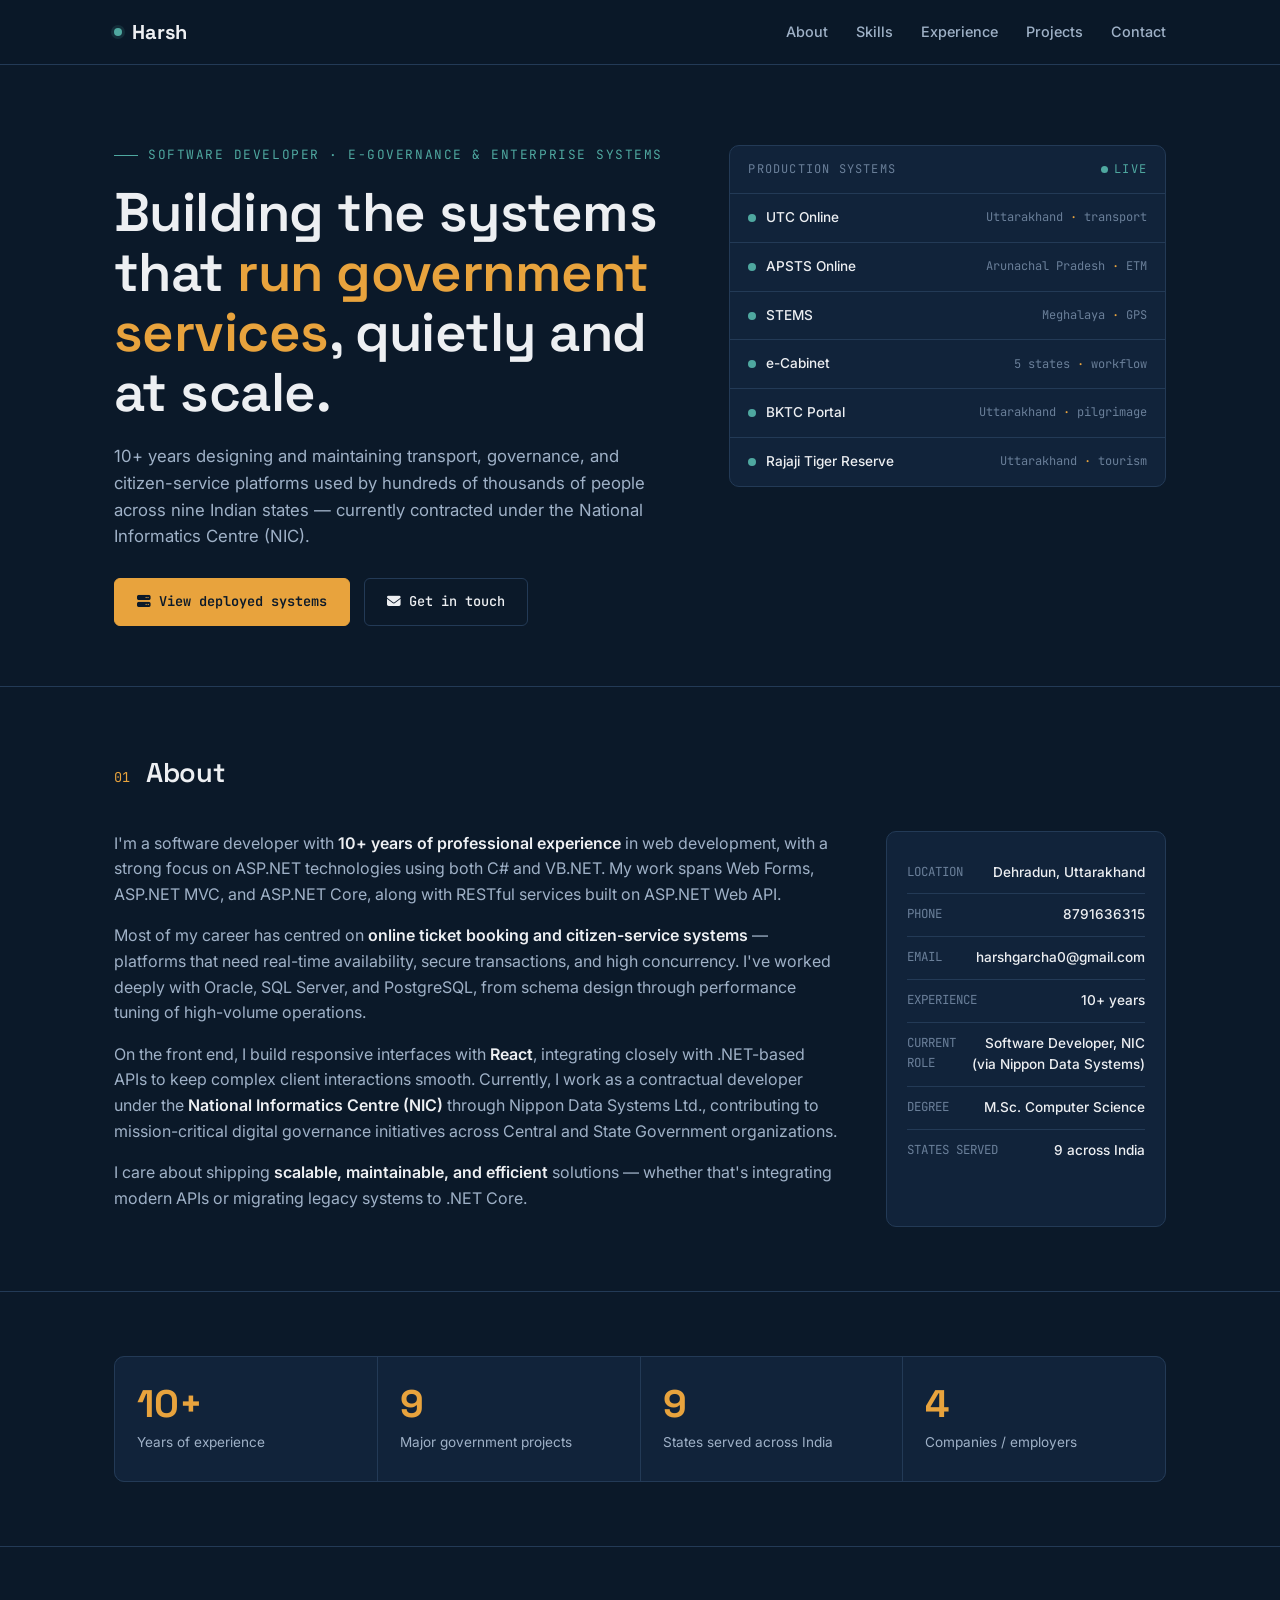
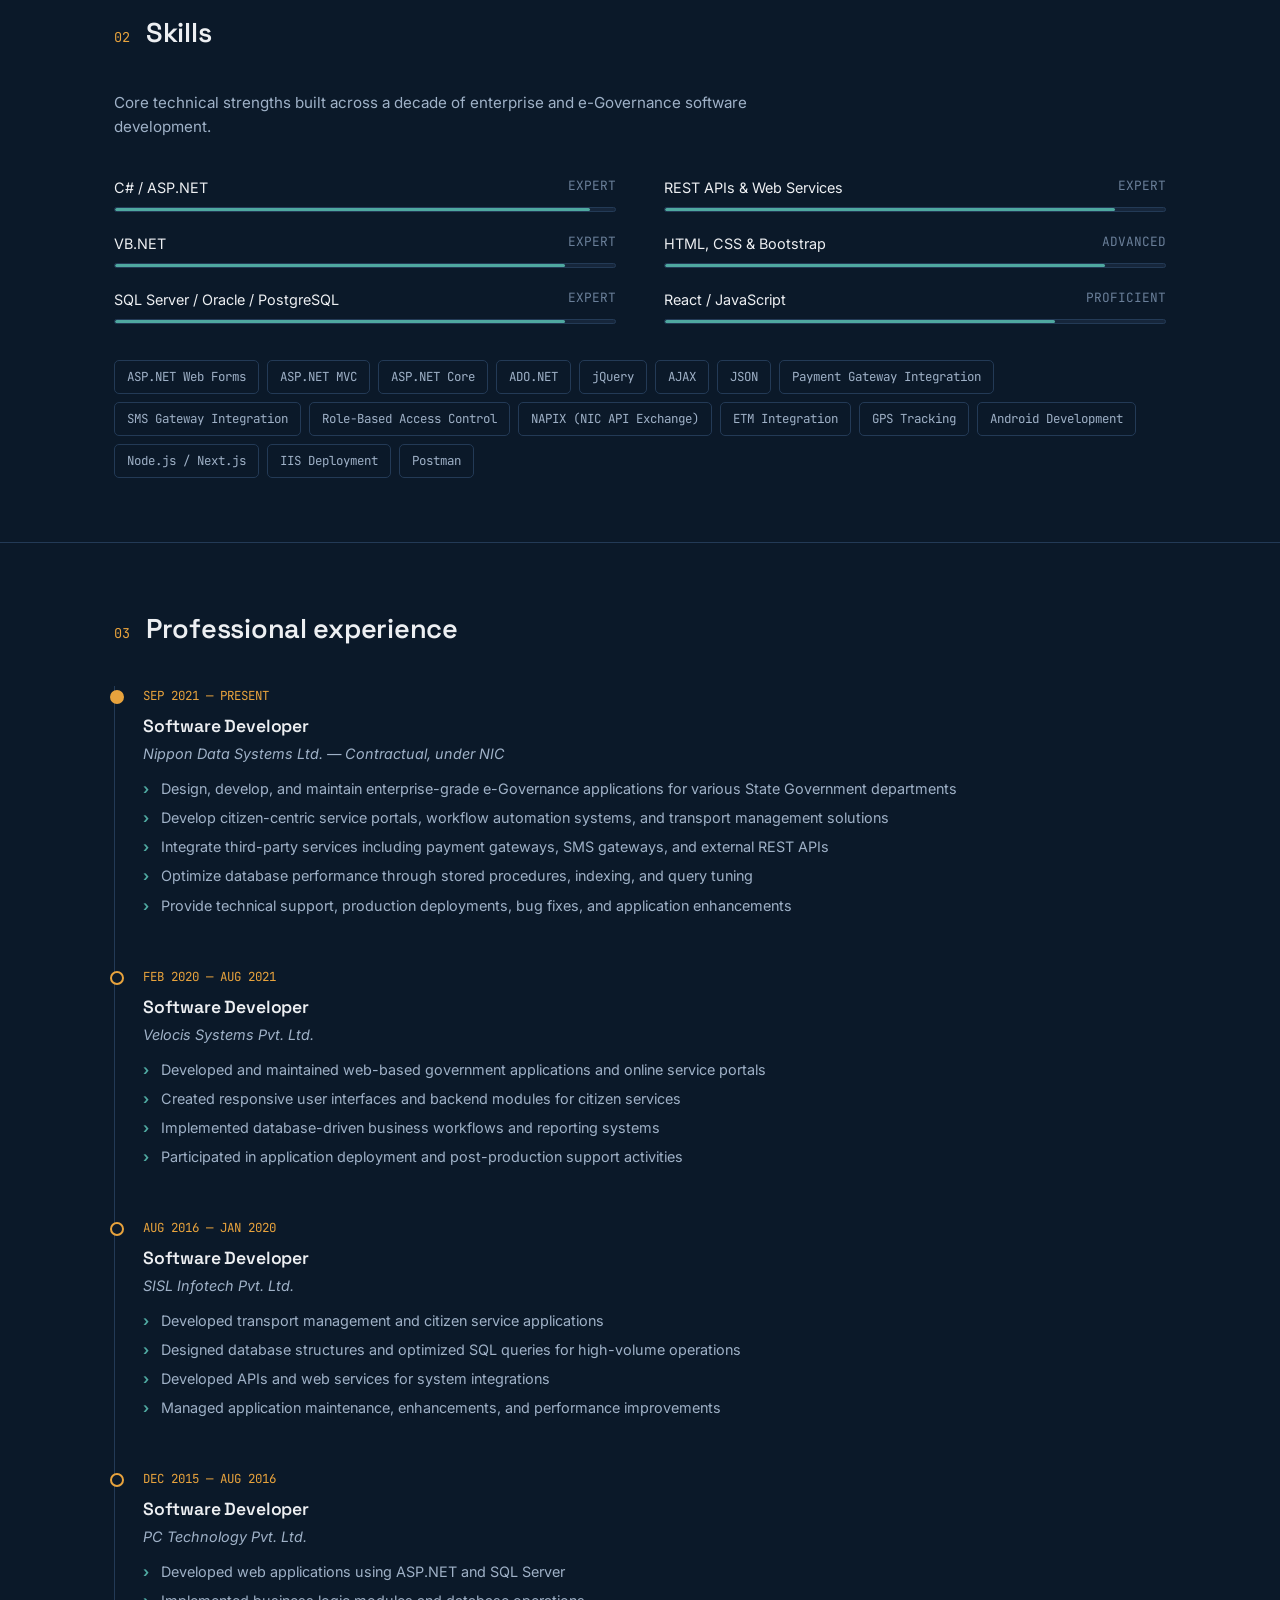
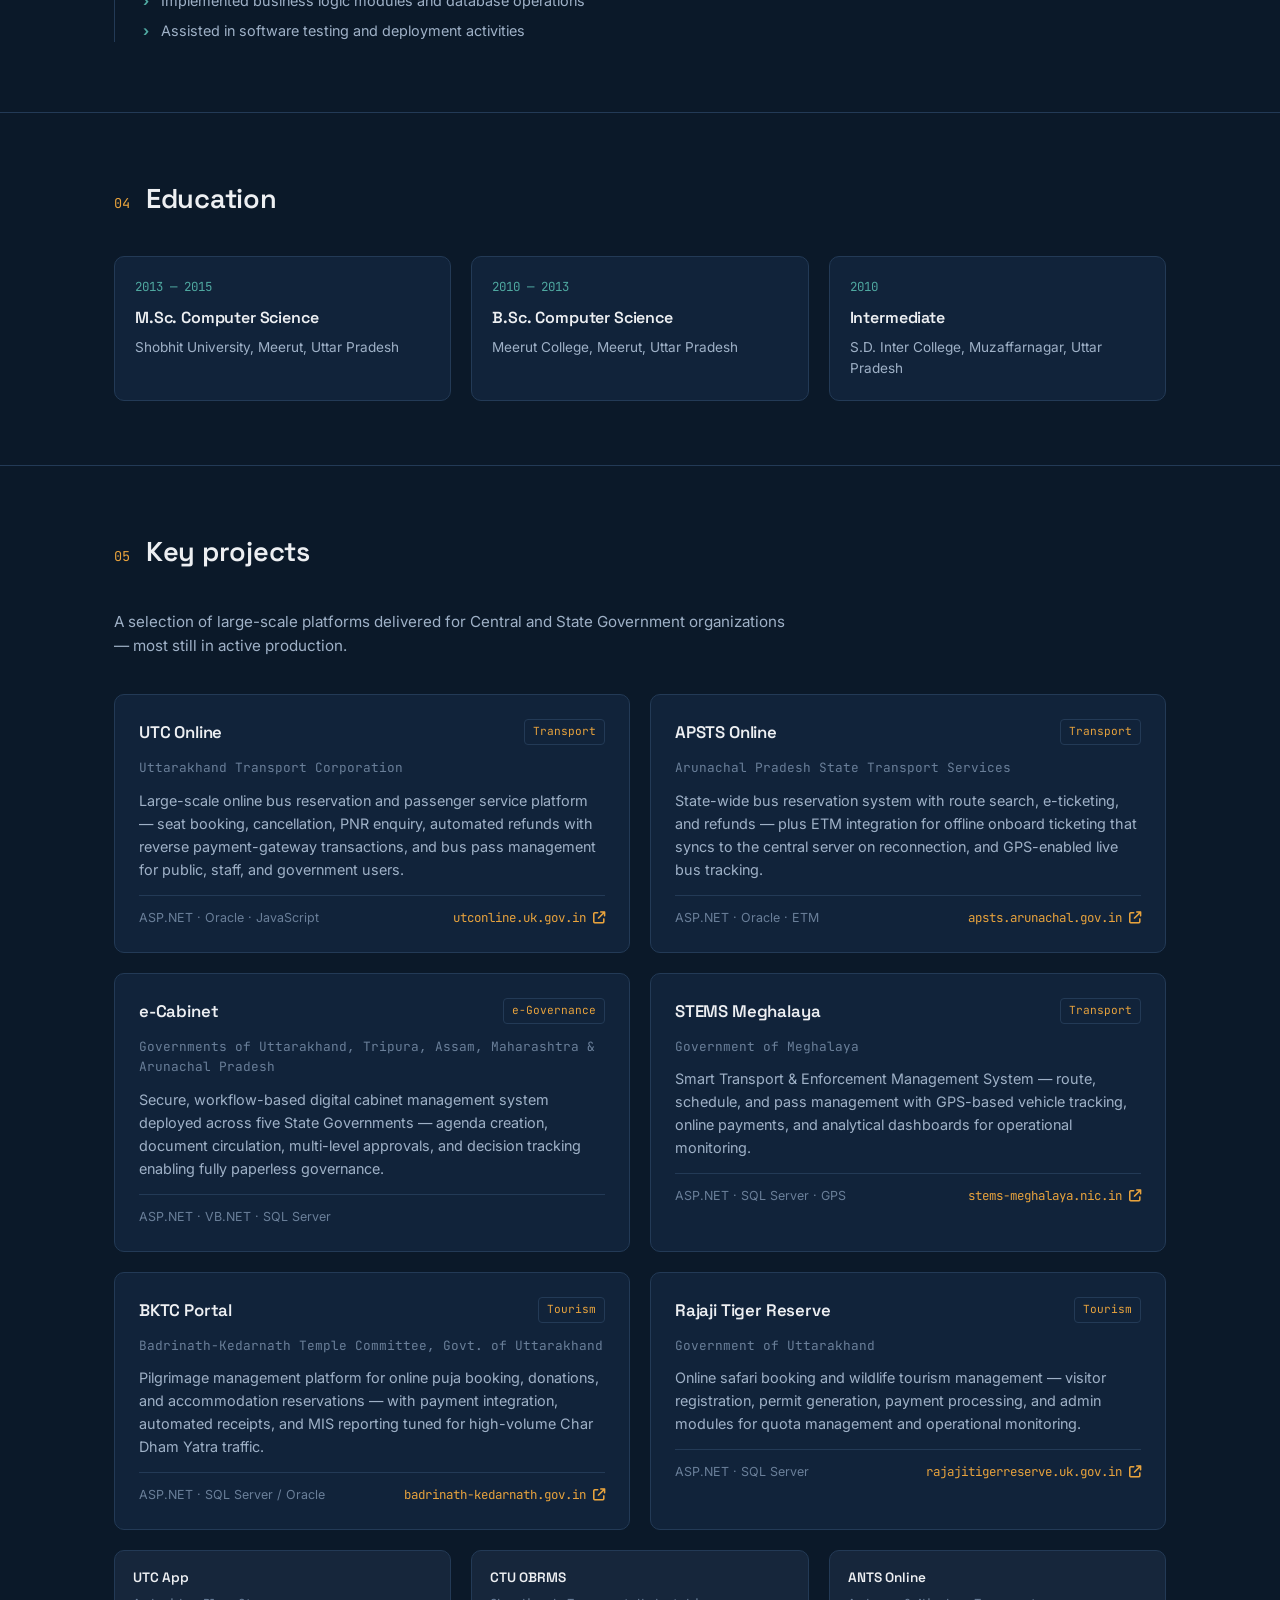
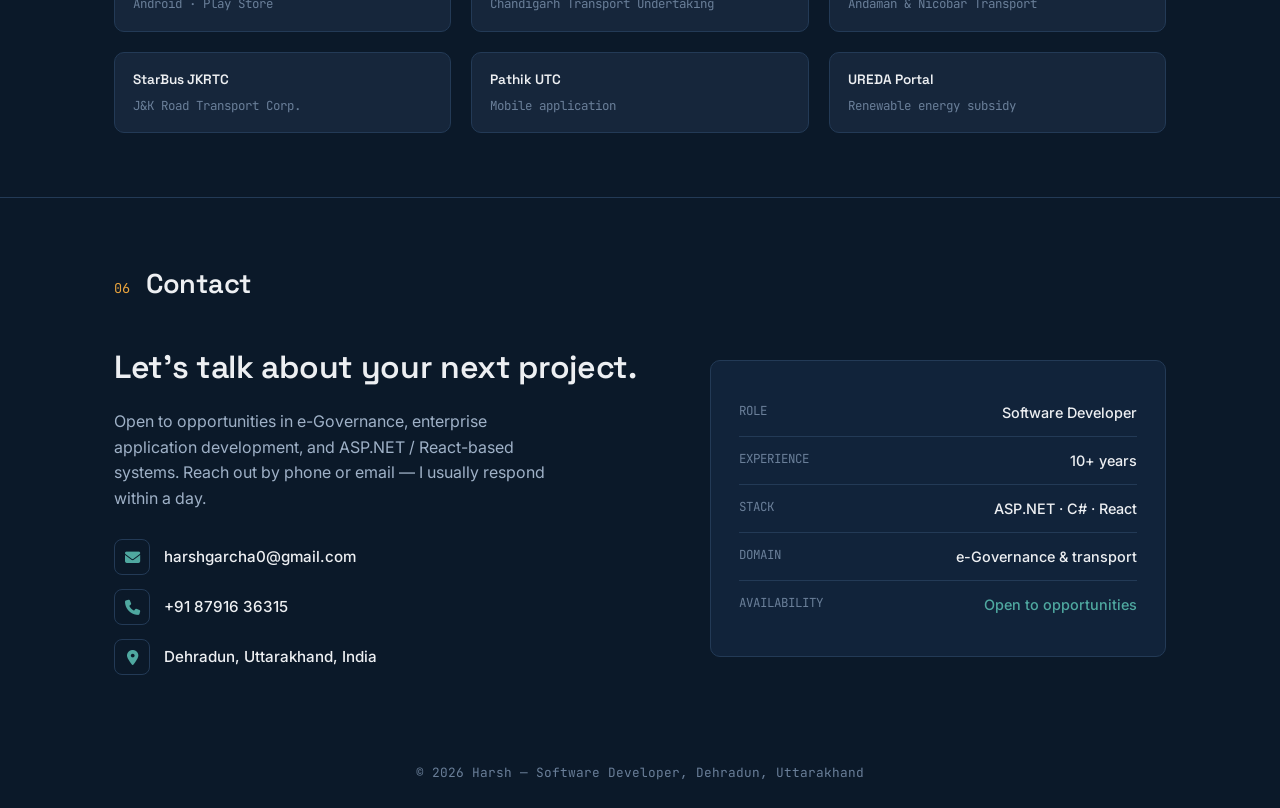
<file: profile.html>
<!DOCTYPE html>
<html lang="en">
<head>
<meta charset="UTF-8">
<meta name="viewport" content="width=device-width, initial-scale=1.0">
<title>Harsh — Software Developer, e-Governance &amp; Enterprise Systems</title>
<meta name="description" content="Harsh — Software Developer with 10+ years building e-Governance, transport, and enterprise applications for Central and State Government organizations across India.">

<link rel="preconnect" href="https://fonts.googleapis.com">
<link rel="preconnect" href="https://fonts.gstatic.com" crossorigin>
<link href="https://fonts.googleapis.com/css2?family=Space+Grotesk:wght@400;500;600;700&family=Inter:wght@400;500;600&family=JetBrains+Mono:wght@400;500;600&display=swap" rel="stylesheet">
<link rel="stylesheet" href="https://cdnjs.cloudflare.com/ajax/libs/font-awesome/6.5.1/css/all.min.css">

<style>
  :root{
    --bg:        #0B1929;
    --panel:     #11233A;
    --panel-2:   #16263B;
    --line:      #233A56;
    --ink:       #EDEFF2;
    --ink-dim:   #9FB1C7;
    --ink-faint: #6A7F99;
    --amber:     #E8A33D;
    --teal:      #4FA8A0;
    --radius:    10px;
  }

  *{margin:0; padding:0; box-sizing:border-box;}

  html{scroll-behavior:smooth;}

  body{
    background:var(--bg);
    color:var(--ink);
    font-family:'Inter', sans-serif;
    line-height:1.6;
    font-size:16px;
  }

  h1,h2,h3,h4{
    font-family:'Space Grotesk', sans-serif;
    font-weight:600;
    letter-spacing:-0.01em;
    color:var(--ink);
  }

  .mono{
    font-family:'JetBrains Mono', monospace;
  }

  a{color:var(--amber); text-decoration:none;}
  a:hover{text-decoration:underline;}

  .wrap{
    max-width:1100px;
    margin:0 auto;
    padding:0 24px;
  }

  /* ---------- Header / Nav ---------- */
  header{
    position:sticky;
    top:0;
    z-index:50;
    background:rgba(11,25,41,0.9);
    backdrop-filter:blur(8px);
    border-bottom:1px solid var(--line);
  }
  .nav{
    display:flex;
    align-items:center;
    justify-content:space-between;
    height:64px;
  }
  .brand{
    font-family:'Space Grotesk', sans-serif;
    font-weight:700;
    font-size:1.25rem;
    color:var(--ink);
    display:flex;
    align-items:center;
    gap:10px;
  }
  .brand .dot{
    width:8px; height:8px; border-radius:50%;
    background:var(--teal);
    box-shadow:0 0 0 3px rgba(79,168,160,0.15);
    display:inline-block;
  }
  .nav-links{
    display:flex;
    gap:28px;
    list-style:none;
    font-size:0.9rem;
  }
  .nav-links a{
    color:var(--ink-dim);
    font-weight:500;
    transition:color .15s;
  }
  .nav-links a:hover{color:var(--ink); text-decoration:none;}
  .nav-toggle{
    display:none;
    background:none; border:none; color:var(--ink);
    font-size:1.4rem; cursor:pointer;
  }

  @media (max-width:760px){
    .nav-links{
      position:absolute;
      top:64px; left:0; right:0;
      background:var(--panel);
      border-bottom:1px solid var(--line);
      flex-direction:column;
      padding:16px 24px;
      gap:16px;
      display:none;
    }
    .nav-links.open{display:flex;}
    .nav-toggle{display:block;}
  }

  /* ---------- Hero ---------- */
  .hero{
    padding:80px 0 60px;
    border-bottom:1px solid var(--line);
  }
  .hero-grid{
    display:grid;
    grid-template-columns:1.3fr 1fr;
    gap:48px;
    align-items:start;
  }
  @media (max-width:860px){
    .hero-grid{grid-template-columns:1fr;}
  }

  .eyebrow{
    font-family:'JetBrains Mono', monospace;
    font-size:0.8rem;
    color:var(--teal);
    letter-spacing:0.12em;
    text-transform:uppercase;
    margin-bottom:18px;
    display:flex;
    align-items:center;
    gap:10px;
  }
  .eyebrow::before{
    content:"";
    width:24px; height:1px;
    background:var(--teal);
    display:inline-block;
  }

  .hero h1{
    font-size:clamp(2.2rem, 5vw, 3.4rem);
    line-height:1.1;
    margin-bottom:20px;
  }
  .hero h1 span{
    color:var(--amber);
  }
  .hero p.lead{
    font-size:1.05rem;
    color:var(--ink-dim);
    max-width:540px;
    margin-bottom:28px;
  }
  .hero-cta{
    display:flex;
    gap:14px;
    flex-wrap:wrap;
  }
  .btn{
    font-family:'JetBrains Mono', monospace;
    font-size:0.85rem;
    padding:12px 22px;
    border-radius:6px;
    border:1px solid var(--line);
    color:var(--ink);
    font-weight:500;
    display:inline-flex;
    align-items:center;
    gap:8px;
    transition:border-color .15s, background .15s;
  }
  .btn:hover{
    border-color:var(--amber);
    text-decoration:none;
    background:rgba(232,163,61,0.06);
  }
  .btn.primary{
    background:var(--amber);
    color:#0B1929;
    border-color:var(--amber);
    font-weight:600;
  }
  .btn.primary:hover{
    background:#f0b259;
  }

  /* ---------- Live systems panel (signature element) ---------- */
  .ops-panel{
    background:var(--panel);
    border:1px solid var(--line);
    border-radius:var(--radius);
    overflow:hidden;
  }
  .ops-header{
    padding:14px 18px;
    border-bottom:1px solid var(--line);
    display:flex;
    align-items:center;
    justify-content:space-between;
    font-family:'JetBrains Mono', monospace;
    font-size:0.75rem;
    color:var(--ink-faint);
    text-transform:uppercase;
    letter-spacing:0.1em;
  }
  .ops-header .live{
    display:flex; align-items:center; gap:6px;
    color:var(--teal);
  }
  .ops-header .live .pulse{
    width:7px; height:7px; border-radius:50%;
    background:var(--teal);
    animation:pulse 2s infinite;
  }
  @keyframes pulse{
    0%,100%{opacity:1; box-shadow:0 0 0 0 rgba(79,168,160,0.5);}
    50%{opacity:0.7; box-shadow:0 0 0 4px rgba(79,168,160,0);}
  }
  .ops-list{
    list-style:none;
  }
  .ops-list li{
    display:flex;
    align-items:center;
    justify-content:space-between;
    gap:12px;
    padding:13px 18px;
    border-bottom:1px solid var(--line);
    font-size:0.85rem;
  }
  .ops-list li:last-child{border-bottom:none;}
  .ops-name{
    display:flex;
    align-items:center;
    gap:10px;
    color:var(--ink);
    font-weight:500;
  }
  .ops-name .status-dot{
    width:8px; height:8px; border-radius:50%;
    background:var(--teal);
    flex-shrink:0;
  }
  .ops-meta{
    font-family:'JetBrains Mono', monospace;
    font-size:0.75rem;
    color:var(--ink-faint);
    text-align:right;
  }
  .ops-meta .tag{
    color:var(--amber);
  }

  /* ---------- Section scaffolding ---------- */
  section{
    padding:64px 0;
    border-bottom:1px solid var(--line);
  }
  .section-head{
    display:flex;
    align-items:baseline;
    gap:16px;
    margin-bottom:36px;
    flex-wrap:wrap;
  }
  .section-num{
    font-family:'JetBrains Mono', monospace;
    font-size:0.85rem;
    color:var(--amber);
  }
  .section-head h2{
    font-size:1.7rem;
  }
  .section-sub{
    color:var(--ink-dim);
    font-size:0.95rem;
    max-width:680px;
    margin-top:8px;
  }

  /* ---------- About ---------- */
  .about-grid{
    display:grid;
    grid-template-columns:1fr 280px;
    gap:48px;
  }
  @media (max-width:860px){
    .about-grid{grid-template-columns:1fr;}
  }
  .about-grid p{
    color:var(--ink-dim);
    margin-bottom:16px;
  }
  .about-grid p strong{color:var(--ink); font-weight:600;}

  .info-card{
    background:var(--panel);
    border:1px solid var(--line);
    border-radius:var(--radius);
    padding:20px;
  }
  .info-row{
    display:flex;
    justify-content:space-between;
    padding:10px 0;
    border-bottom:1px solid var(--line);
    font-size:0.85rem;
    gap:12px;
  }
  .info-row:last-child{border-bottom:none;}
  .info-row .k{color:var(--ink-faint); font-family:'JetBrains Mono', monospace; font-size:0.78rem;}
  .info-row .v{color:var(--ink); font-weight:500; text-align:right;}

  /* ---------- Stats ---------- */
  .stats-grid{
    display:grid;
    grid-template-columns:repeat(4,1fr);
    gap:1px;
    background:var(--line);
    border:1px solid var(--line);
    border-radius:var(--radius);
    overflow:hidden;
  }
  @media (max-width:760px){
    .stats-grid{grid-template-columns:repeat(2,1fr);}
  }
  .stat{
    background:var(--panel);
    padding:28px 22px;
  }
  .stat .num{
    font-family:'Space Grotesk', sans-serif;
    font-size:2.4rem;
    font-weight:700;
    color:var(--amber);
    line-height:1;
    margin-bottom:8px;
  }
  .stat .label{
    font-size:0.85rem;
    color:var(--ink-dim);
  }

  /* ---------- Skills ---------- */
  .skills-grid{
    display:grid;
    grid-template-columns:repeat(2,1fr);
    gap:32px 48px;
  }
  @media (max-width:760px){
    .skills-grid{grid-template-columns:1fr;}
  }
  .skill-row{
    margin-bottom:20px;
  }
  .skill-row:last-child{margin-bottom:0;}
  .skill-top{
    display:flex;
    justify-content:space-between;
    margin-bottom:8px;
    font-size:0.9rem;
  }
  .skill-top .pct{
    font-family:'JetBrains Mono', monospace;
    color:var(--ink-faint);
    font-size:0.8rem;
  }
  .bar{
    height:5px;
    background:var(--panel-2);
    border:1px solid var(--line);
    border-radius:3px;
    overflow:hidden;
  }
  .bar-fill{
    height:100%;
    background:var(--teal);
    border-radius:3px;
  }

  /* ---------- Tech tags ---------- */
  .tag-cloud{
    display:flex;
    flex-wrap:wrap;
    gap:8px;
    margin-top:36px;
  }
  .tag-cloud span{
    font-family:'JetBrains Mono', monospace;
    font-size:0.78rem;
    color:var(--ink-dim);
    border:1px solid var(--line);
    padding:6px 12px;
    border-radius:5px;
  }

  /* ---------- Experience (timeline) ---------- */
  .timeline{
    position:relative;
    padding-left:28px;
    border-left:1px solid var(--line);
  }
  .tl-item{
    position:relative;
    padding-bottom:44px;
  }
  .tl-item:last-child{padding-bottom:0;}
  .tl-item::before{
    content:"";
    position:absolute;
    left:-33px;
    top:4px;
    width:10px; height:10px;
    border-radius:50%;
    background:var(--bg);
    border:2px solid var(--amber);
  }
  .tl-item.current::before{
    background:var(--amber);
  }
  .tl-period{
    font-family:'JetBrains Mono', monospace;
    font-size:0.78rem;
    color:var(--amber);
    margin-bottom:6px;
    display:block;
  }
  .tl-item h3{
    font-size:1.1rem;
    margin-bottom:2px;
  }
  .tl-org{
    color:var(--ink-dim);
    font-size:0.9rem;
    margin-bottom:12px;
    font-style:italic;
  }
  .tl-item ul{
    list-style:none;
    color:var(--ink-dim);
    font-size:0.9rem;
  }
  .tl-item ul li{
    padding-left:18px;
    position:relative;
    margin-bottom:6px;
  }
  .tl-item ul li::before{
    content:"›";
    position:absolute;
    left:0;
    color:var(--teal);
    font-weight:700;
  }

  /* ---------- Education ---------- */
  .edu-grid{
    display:grid;
    grid-template-columns:repeat(3,1fr);
    gap:20px;
  }
  @media (max-width:760px){
    .edu-grid{grid-template-columns:1fr;}
  }
  .edu-card{
    background:var(--panel);
    border:1px solid var(--line);
    border-radius:var(--radius);
    padding:20px;
  }
  .edu-card .yr{
    font-family:'JetBrains Mono', monospace;
    font-size:0.78rem;
    color:var(--teal);
    margin-bottom:8px;
    display:block;
  }
  .edu-card h4{
    font-size:1rem;
    margin-bottom:6px;
  }
  .edu-card p{
    font-size:0.85rem;
    color:var(--ink-dim);
  }

  /* ---------- Projects ---------- */
  .project-grid{
    display:grid;
    grid-template-columns:repeat(2,1fr);
    gap:20px;
  }
  @media (max-width:760px){
    .project-grid{grid-template-columns:1fr;}
  }
  .project-card{
    background:var(--panel);
    border:1px solid var(--line);
    border-radius:var(--radius);
    padding:24px;
    transition:border-color .15s;
  }
  .project-card:hover{
    border-color:var(--teal);
  }
  .project-top{
    display:flex;
    justify-content:space-between;
    align-items:flex-start;
    margin-bottom:12px;
    gap:12px;
  }
  .project-card h3{
    font-size:1.05rem;
  }
  .project-tag{
    font-family:'JetBrains Mono', monospace;
    font-size:0.7rem;
    color:var(--amber);
    border:1px solid var(--line);
    padding:3px 8px;
    border-radius:4px;
    white-space:nowrap;
    flex-shrink:0;
  }
  .project-card .client{
    font-size:0.8rem;
    color:var(--ink-faint);
    margin-bottom:10px;
    font-family:'JetBrains Mono', monospace;
  }
  .project-card p.desc{
    color:var(--ink-dim);
    font-size:0.9rem;
    margin-bottom:14px;
  }
  .project-card .tech{
    font-size:0.78rem;
    color:var(--ink-faint);
    border-top:1px solid var(--line);
    padding-top:12px;
    display:flex;
    justify-content:space-between;
    align-items:center;
    gap:12px;
  }
  .project-card .tech a{
    font-family:'JetBrains Mono', monospace;
    font-size:0.78rem;
    flex-shrink:0;
  }

  .project-grid.more{
    grid-template-columns:repeat(3,1fr);
    margin-top:20px;
  }
  @media (max-width:760px){
    .project-grid.more{grid-template-columns:1fr;}
  }
  .project-mini{
    background:var(--panel-2);
    border:1px solid var(--line);
    border-radius:var(--radius);
    padding:16px 18px;
    font-size:0.85rem;
  }
  .project-mini strong{
    display:block;
    color:var(--ink);
    margin-bottom:4px;
    font-family:'Space Grotesk', sans-serif;
    font-weight:600;
  }
  .project-mini span{
    color:var(--ink-faint);
    font-size:0.78rem;
    font-family:'JetBrains Mono', monospace;
  }

  /* ---------- Contact ---------- */
  .contact-section{
    border-bottom:none;
    padding-bottom:0;
  }
  .contact-grid{
    display:grid;
    grid-template-columns:1.2fr 1fr;
    gap:48px;
    align-items:center;
    padding-bottom:64px;
  }
  @media (max-width:860px){
    .contact-grid{grid-template-columns:1fr;}
  }
  .contact-grid h2{
    font-size:2rem;
    margin-bottom:16px;
  }
  .contact-grid p{
    color:var(--ink-dim);
    margin-bottom:28px;
    max-width:440px;
  }
  .contact-links{
    display:flex;
    flex-direction:column;
    gap:14px;
  }
  .contact-links a{
    display:flex;
    align-items:center;
    gap:14px;
    color:var(--ink);
    font-weight:500;
    font-size:0.95rem;
  }
  .contact-links a:hover{text-decoration:none; color:var(--amber);}
  .contact-links i{
    width:36px; height:36px;
    border:1px solid var(--line);
    border-radius:8px;
    display:flex;
    align-items:center;
    justify-content:center;
    color:var(--teal);
    flex-shrink:0;
  }

  .contact-card{
    background:var(--panel);
    border:1px solid var(--line);
    border-radius:var(--radius);
    padding:28px;
  }
  .contact-card .row{
    display:flex;
    justify-content:space-between;
    padding:12px 0;
    border-bottom:1px solid var(--line);
    font-size:0.9rem;
  }
  .contact-card .row:last-child{border-bottom:none;}
  .contact-card .row .k{color:var(--ink-faint); font-family:'JetBrains Mono', monospace; font-size:0.78rem;}
  .contact-card .row .v{color:var(--ink); font-weight:500;}
  .contact-card .v.available{color:var(--teal);}

  footer{
    padding:24px 0;
    text-align:center;
    font-size:0.8rem;
    color:var(--ink-faint);
    font-family:'JetBrains Mono', monospace;
  }

  /* ---------- Reveal on scroll ---------- */
  .reveal{
    opacity:0;
    transform:translateY(16px);
    transition:opacity .6s ease, transform .6s ease;
  }
  .reveal.in{
    opacity:1;
    transform:translateY(0);
  }

  @media (prefers-reduced-motion: reduce){
    html{scroll-behavior:auto;}
    .reveal{opacity:1; transform:none; transition:none;}
    .ops-header .pulse{animation:none;}
  }
</style>
</head>
<body>

<header>
  <div class="wrap nav">
    <a href="#top" class="brand"><span class="dot"></span> Harsh</a>
    <ul class="nav-links" id="navLinks">
      <li><a href="#about">About</a></li>
      <li><a href="#skills">Skills</a></li>
      <li><a href="#experience">Experience</a></li>
      <li><a href="#projects">Projects</a></li>
      <li><a href="#contact">Contact</a></li>
    </ul>
    <button class="nav-toggle" id="navToggle" aria-label="Toggle menu"><i class="fas fa-bars"></i></button>
  </div>
</header>

<main>

  <!-- HERO -->
  <section class="hero" id="top">
    <div class="wrap hero-grid">
      <div>
        <div class="eyebrow">Software developer · e-Governance &amp; enterprise systems</div>
        <h1>Building the systems that <span>run government services</span>, quietly and at scale.</h1>
        <p class="lead">10+ years designing and maintaining transport, governance, and citizen-service platforms used by hundreds of thousands of people across nine Indian states — currently contracted under the National Informatics Centre (NIC).</p>
        <div class="hero-cta">
          <a href="#projects" class="btn primary"><i class="fas fa-server"></i> View deployed systems</a>
          <a href="#contact" class="btn"><i class="fas fa-envelope"></i> Get in touch</a>
        </div>
      </div>

      <div class="ops-panel reveal">
        <div class="ops-header">
          <span>Production systems</span>
          <span class="live"><span class="pulse"></span> live</span>
        </div>
        <ul class="ops-list">
          <li>
            <span class="ops-name"><span class="status-dot"></span> UTC Online</span>
            <span class="ops-meta">Uttarakhand <span class="tag">·</span> transport</span>
          </li>
          <li>
            <span class="ops-name"><span class="status-dot"></span> APSTS Online</span>
            <span class="ops-meta">Arunachal Pradesh <span class="tag">·</span> ETM</span>
          </li>
          <li>
            <span class="ops-name"><span class="status-dot"></span> STEMS</span>
            <span class="ops-meta">Meghalaya <span class="tag">·</span> GPS</span>
          </li>
          <li>
            <span class="ops-name"><span class="status-dot"></span> e-Cabinet</span>
            <span class="ops-meta">5 states <span class="tag">·</span> workflow</span>
          </li>
          <li>
            <span class="ops-name"><span class="status-dot"></span> BKTC Portal</span>
            <span class="ops-meta">Uttarakhand <span class="tag">·</span> pilgrimage</span>
          </li>
          <li>
            <span class="ops-name"><span class="status-dot"></span> Rajaji Tiger Reserve</span>
            <span class="ops-meta">Uttarakhand <span class="tag">·</span> tourism</span>
          </li>
        </ul>
      </div>
    </div>
  </section>

  <!-- ABOUT -->
  <section id="about">
    <div class="wrap">
      <div class="section-head reveal">
        <span class="section-num">01</span>
        <h2>About</h2>
      </div>
      <div class="about-grid">
        <div class="reveal">
          <p>I'm a software developer with <strong>10+ years of professional experience</strong> in web development, with a strong focus on ASP.NET technologies using both C# and VB.NET. My work spans Web Forms, ASP.NET MVC, and ASP.NET Core, along with RESTful services built on ASP.NET Web API.</p>
          <p>Most of my career has centred on <strong>online ticket booking and citizen-service systems</strong> — platforms that need real-time availability, secure transactions, and high concurrency. I've worked deeply with Oracle, SQL Server, and PostgreSQL, from schema design through performance tuning of high-volume operations.</p>
          <p>On the front end, I build responsive interfaces with <strong>React</strong>, integrating closely with .NET-based APIs to keep complex client interactions smooth. Currently, I work as a contractual developer under the <strong>National Informatics Centre (NIC)</strong> through Nippon Data Systems Ltd., contributing to mission-critical digital governance initiatives across Central and State Government organizations.</p>
          <p>I care about shipping <strong>scalable, maintainable, and efficient</strong> solutions — whether that's integrating modern APIs or migrating legacy systems to .NET Core.</p>
        </div>
        <div class="info-card reveal">
          <div class="info-row"><span class="k">LOCATION</span><span class="v">Dehradun, Uttarakhand</span></div>
          <div class="info-row"><span class="k">PHONE</span><span class="v">8791636315</span></div>
          <div class="info-row"><span class="k">EMAIL</span><span class="v">harshgarcha0@gmail.com</span></div>
          <div class="info-row"><span class="k">EXPERIENCE</span><span class="v">10+ years</span></div>
          <div class="info-row"><span class="k">CURRENT ROLE</span><span class="v">Software Developer, NIC (via Nippon Data Systems)</span></div>
          <div class="info-row"><span class="k">DEGREE</span><span class="v">M.Sc. Computer Science</span></div>
          <div class="info-row"><span class="k">STATES SERVED</span><span class="v">9 across India</span></div>
        </div>
      </div>
    </div>
  </section>

  <!-- STATS -->
  <section>
    <div class="wrap">
      <div class="stats-grid reveal">
        <div class="stat">
          <div class="num">10+</div>
          <div class="label">Years of experience</div>
        </div>
        <div class="stat">
          <div class="num">9</div>
          <div class="label">Major government projects</div>
        </div>
        <div class="stat">
          <div class="num">9</div>
          <div class="label">States served across India</div>
        </div>
        <div class="stat">
          <div class="num">4</div>
          <div class="label">Companies / employers</div>
        </div>
      </div>
    </div>
  </section>

  <!-- SKILLS -->
  <section id="skills">
    <div class="wrap">
      <div class="section-head reveal">
        <span class="section-num">02</span>
        <h2>Skills</h2>
      </div>
      <div class="section-sub reveal">Core technical strengths built across a decade of enterprise and e-Governance software development.</div>

      <div class="skills-grid" style="margin-top:36px;">
        <div class="reveal">
          <div class="skill-row">
            <div class="skill-top"><span>C# / ASP.NET</span><span class="pct mono">EXPERT</span></div>
            <div class="bar"><div class="bar-fill" style="width:95%"></div></div>
          </div>
          <div class="skill-row">
            <div class="skill-top"><span>VB.NET</span><span class="pct mono">EXPERT</span></div>
            <div class="bar"><div class="bar-fill" style="width:90%"></div></div>
          </div>
          <div class="skill-row">
            <div class="skill-top"><span>SQL Server / Oracle / PostgreSQL</span><span class="pct mono">EXPERT</span></div>
            <div class="bar"><div class="bar-fill" style="width:90%"></div></div>
          </div>
        </div>
        <div class="reveal">
          <div class="skill-row">
            <div class="skill-top"><span>REST APIs &amp; Web Services</span><span class="pct mono">EXPERT</span></div>
            <div class="bar"><div class="bar-fill" style="width:90%"></div></div>
          </div>
          <div class="skill-row">
            <div class="skill-top"><span>HTML, CSS &amp; Bootstrap</span><span class="pct mono">ADVANCED</span></div>
            <div class="bar"><div class="bar-fill" style="width:88%"></div></div>
          </div>
          <div class="skill-row">
            <div class="skill-top"><span>React / JavaScript</span><span class="pct mono">PROFICIENT</span></div>
            <div class="bar"><div class="bar-fill" style="width:78%"></div></div>
          </div>
        </div>
      </div>

      <div class="tag-cloud reveal">
        <span>ASP.NET Web Forms</span>
        <span>ASP.NET MVC</span>
        <span>ASP.NET Core</span>
        <span>ADO.NET</span>
        <span>jQuery</span>
        <span>AJAX</span>
        <span>JSON</span>
        <span>Payment Gateway Integration</span>
        <span>SMS Gateway Integration</span>
        <span>Role-Based Access Control</span>
        <span>NAPIX (NIC API Exchange)</span>
        <span>ETM Integration</span>
        <span>GPS Tracking</span>
        <span>Android Development</span>
        <span>Node.js / Next.js</span>
        <span>IIS Deployment</span>
        <span>Postman</span>
      </div>
    </div>
  </section>

  <!-- EXPERIENCE -->
  <section id="experience">
    <div class="wrap">
      <div class="section-head reveal">
        <span class="section-num">03</span>
        <h2>Professional experience</h2>
      </div>

      <div class="timeline reveal">
        <div class="tl-item current">
          <span class="tl-period">SEP 2021 — PRESENT</span>
          <h3>Software Developer</h3>
          <div class="tl-org">Nippon Data Systems Ltd. — Contractual, under NIC</div>
          <ul>
            <li>Design, develop, and maintain enterprise-grade e-Governance applications for various State Government departments</li>
            <li>Develop citizen-centric service portals, workflow automation systems, and transport management solutions</li>
            <li>Integrate third-party services including payment gateways, SMS gateways, and external REST APIs</li>
            <li>Optimize database performance through stored procedures, indexing, and query tuning</li>
            <li>Provide technical support, production deployments, bug fixes, and application enhancements</li>
          </ul>
        </div>

        <div class="tl-item">
          <span class="tl-period">FEB 2020 — AUG 2021</span>
          <h3>Software Developer</h3>
          <div class="tl-org">Velocis Systems Pvt. Ltd.</div>
          <ul>
            <li>Developed and maintained web-based government applications and online service portals</li>
            <li>Created responsive user interfaces and backend modules for citizen services</li>
            <li>Implemented database-driven business workflows and reporting systems</li>
            <li>Participated in application deployment and post-production support activities</li>
          </ul>
        </div>

        <div class="tl-item">
          <span class="tl-period">AUG 2016 — JAN 2020</span>
          <h3>Software Developer</h3>
          <div class="tl-org">SISL Infotech Pvt. Ltd.</div>
          <ul>
            <li>Developed transport management and citizen service applications</li>
            <li>Designed database structures and optimized SQL queries for high-volume operations</li>
            <li>Developed APIs and web services for system integrations</li>
            <li>Managed application maintenance, enhancements, and performance improvements</li>
          </ul>
        </div>

        <div class="tl-item">
          <span class="tl-period">DEC 2015 — AUG 2016</span>
          <h3>Software Developer</h3>
          <div class="tl-org">PC Technology Pvt. Ltd.</div>
          <ul>
            <li>Developed web applications using ASP.NET and SQL Server</li>
            <li>Implemented business logic modules and database operations</li>
            <li>Assisted in software testing and deployment activities</li>
          </ul>
        </div>
      </div>
    </div>
  </section>

  <!-- EDUCATION -->
  <section>
    <div class="wrap">
      <div class="section-head reveal">
        <span class="section-num">04</span>
        <h2>Education</h2>
      </div>
      <div class="edu-grid reveal">
        <div class="edu-card">
          <span class="yr">2013 — 2015</span>
          <h4>M.Sc. Computer Science</h4>
          <p>Shobhit University, Meerut, Uttar Pradesh</p>
        </div>
        <div class="edu-card">
          <span class="yr">2010 — 2013</span>
          <h4>B.Sc. Computer Science</h4>
          <p>Meerut College, Meerut, Uttar Pradesh</p>
        </div>
        <div class="edu-card">
          <span class="yr">2010</span>
          <h4>Intermediate</h4>
          <p>S.D. Inter College, Muzaffarnagar, Uttar Pradesh</p>
        </div>
      </div>
    </div>
  </section>

  <!-- PROJECTS -->
  <section id="projects">
    <div class="wrap">
      <div class="section-head reveal">
        <span class="section-num">05</span>
        <h2>Key projects</h2>
      </div>
      <div class="section-sub reveal">A selection of large-scale platforms delivered for Central and State Government organizations — most still in active production.</div>

      <div class="project-grid" style="margin-top:36px;">
        <div class="project-card reveal">
          <div class="project-top">
            <h3>UTC Online</h3>
            <span class="project-tag">Transport</span>
          </div>
          <div class="client">Uttarakhand Transport Corporation</div>
          <p class="desc">Large-scale online bus reservation and passenger service platform — seat booking, cancellation, PNR enquiry, automated refunds with reverse payment-gateway transactions, and bus pass management for public, staff, and government users.</p>
          <div class="tech">
            <span>ASP.NET · Oracle · JavaScript</span>
            <a href="https://utconline.uk.gov.in" target="_blank" rel="noopener">utconline.uk.gov.in <i class="fas fa-arrow-up-right-from-square"></i></a>
          </div>
        </div>

        <div class="project-card reveal">
          <div class="project-top">
            <h3>APSTS Online</h3>
            <span class="project-tag">Transport</span>
          </div>
          <div class="client">Arunachal Pradesh State Transport Services</div>
          <p class="desc">State-wide bus reservation system with route search, e-ticketing, and refunds — plus ETM integration for offline onboard ticketing that syncs to the central server on reconnection, and GPS-enabled live bus tracking.</p>
          <div class="tech">
            <span>ASP.NET · Oracle · ETM</span>
            <a href="https://apsts.arunachal.gov.in/" target="_blank" rel="noopener">apsts.arunachal.gov.in <i class="fas fa-arrow-up-right-from-square"></i></a>
          </div>
        </div>

        <div class="project-card reveal">
          <div class="project-top">
            <h3>e-Cabinet</h3>
            <span class="project-tag">e-Governance</span>
          </div>
          <div class="client">Governments of Uttarakhand, Tripura, Assam, Maharashtra &amp; Arunachal Pradesh</div>
          <p class="desc">Secure, workflow-based digital cabinet management system deployed across five State Governments — agenda creation, document circulation, multi-level approvals, and decision tracking enabling fully paperless governance.</p>
          <div class="tech">
            <span>ASP.NET · VB.NET · SQL Server</span>
          </div>
        </div>

        <div class="project-card reveal">
          <div class="project-top">
            <h3>STEMS Meghalaya</h3>
            <span class="project-tag">Transport</span>
          </div>
          <div class="client">Government of Meghalaya</div>
          <p class="desc">Smart Transport &amp; Enforcement Management System — route, schedule, and pass management with GPS-based vehicle tracking, online payments, and analytical dashboards for operational monitoring.</p>
          <div class="tech">
            <span>ASP.NET · SQL Server · GPS</span>
            <a href="https://stems-meghalaya.nic.in/" target="_blank" rel="noopener">stems-meghalaya.nic.in <i class="fas fa-arrow-up-right-from-square"></i></a>
          </div>
        </div>

        <div class="project-card reveal">
          <div class="project-top">
            <h3>BKTC Portal</h3>
            <span class="project-tag">Tourism</span>
          </div>
          <div class="client">Badrinath-Kedarnath Temple Committee, Govt. of Uttarakhand</div>
          <p class="desc">Pilgrimage management platform for online puja booking, donations, and accommodation reservations — with payment integration, automated receipts, and MIS reporting tuned for high-volume Char Dham Yatra traffic.</p>
          <div class="tech">
            <span>ASP.NET · SQL Server / Oracle</span>
            <a href="https://badrinath-kedarnath.gov.in/" target="_blank" rel="noopener">badrinath-kedarnath.gov.in <i class="fas fa-arrow-up-right-from-square"></i></a>
          </div>
        </div>

        <div class="project-card reveal">
          <div class="project-top">
            <h3>Rajaji Tiger Reserve</h3>
            <span class="project-tag">Tourism</span>
          </div>
          <div class="client">Government of Uttarakhand</div>
          <p class="desc">Online safari booking and wildlife tourism management — visitor registration, permit generation, payment processing, and admin modules for quota management and operational monitoring.</p>
          <div class="tech">
            <span>ASP.NET · SQL Server</span>
            <a href="https://rajajitigerreserve.uk.gov.in/" target="_blank" rel="noopener">rajajitigerreserve.uk.gov.in <i class="fas fa-arrow-up-right-from-square"></i></a>
          </div>
        </div>
      </div>

      <div class="project-grid more reveal">
        <div class="project-mini">
          <strong>UTC App</strong>
          <span>Android · Play Store</span>
        </div>
        <div class="project-mini">
          <strong>CTU OBRMS</strong>
          <span>Chandigarh Transport Undertaking</span>
        </div>
        <div class="project-mini">
          <strong>ANTS Online</strong>
          <span>Andaman &amp; Nicobar Transport</span>
        </div>
        <div class="project-mini">
          <strong>StarBus JKRTC</strong>
          <span>J&amp;K Road Transport Corp.</span>
        </div>
        <div class="project-mini">
          <strong>Pathik UTC</strong>
          <span>Mobile application</span>
        </div>
        <div class="project-mini">
          <strong>UREDA Portal</strong>
          <span>Renewable energy subsidy</span>
        </div>
      </div>
    </div>
  </section>

  <!-- CONTACT -->
  <section id="contact" class="contact-section">
    <div class="wrap">
      <div class="section-head reveal">
        <span class="section-num">06</span>
        <h2>Contact</h2>
      </div>
      <div class="contact-grid">
        <div class="reveal">
          <h2>Let's talk about your next project.</h2>
          <p>Open to opportunities in e-Governance, enterprise application development, and ASP.NET / React-based systems. Reach out by phone or email — I usually respond within a day.</p>
          <div class="contact-links">
            <a href="mailto:harshgarcha0@gmail.com"><i class="fas fa-envelope"></i> harshgarcha0@gmail.com</a>
            <a href="tel:+918791636315"><i class="fas fa-phone"></i> +91 87916 36315</a>
            <a href="#"><i class="fas fa-location-dot"></i> Dehradun, Uttarakhand, India</a>
          </div>
        </div>
        <div class="contact-card reveal">
          <div class="row"><span class="k">ROLE</span><span class="v">Software Developer</span></div>
          <div class="row"><span class="k">EXPERIENCE</span><span class="v">10+ years</span></div>
          <div class="row"><span class="k">STACK</span><span class="v">ASP.NET · C# · React</span></div>
          <div class="row"><span class="k">DOMAIN</span><span class="v">e-Governance &amp; transport</span></div>
          <div class="row"><span class="k">AVAILABILITY</span><span class="v available">Open to opportunities</span></div>
        </div>
      </div>
    </div>
  </section>

</main>

<footer>
  &copy; 2026 Harsh — Software Developer, Dehradun, Uttarakhand
</footer>

<script>
  // Mobile nav toggle
  const navToggle = document.getElementById('navToggle');
  const navLinks = document.getElementById('navLinks');
  navToggle.addEventListener('click', () => navLinks.classList.toggle('open'));
  navLinks.querySelectorAll('a').forEach(a => a.addEventListener('click', () => navLinks.classList.remove('open')));

  // Scroll reveal
  const reveals = document.querySelectorAll('.reveal');
  const observer = new IntersectionObserver((entries) => {
    entries.forEach(entry => {
      if (entry.isIntersecting) {
        entry.target.classList.add('in');
        observer.unobserve(entry.target);
      }
    });
  }, { threshold: 0.12 });
  reveals.forEach(el => observer.observe(el));
</script>

</body>
</html>
</file>
